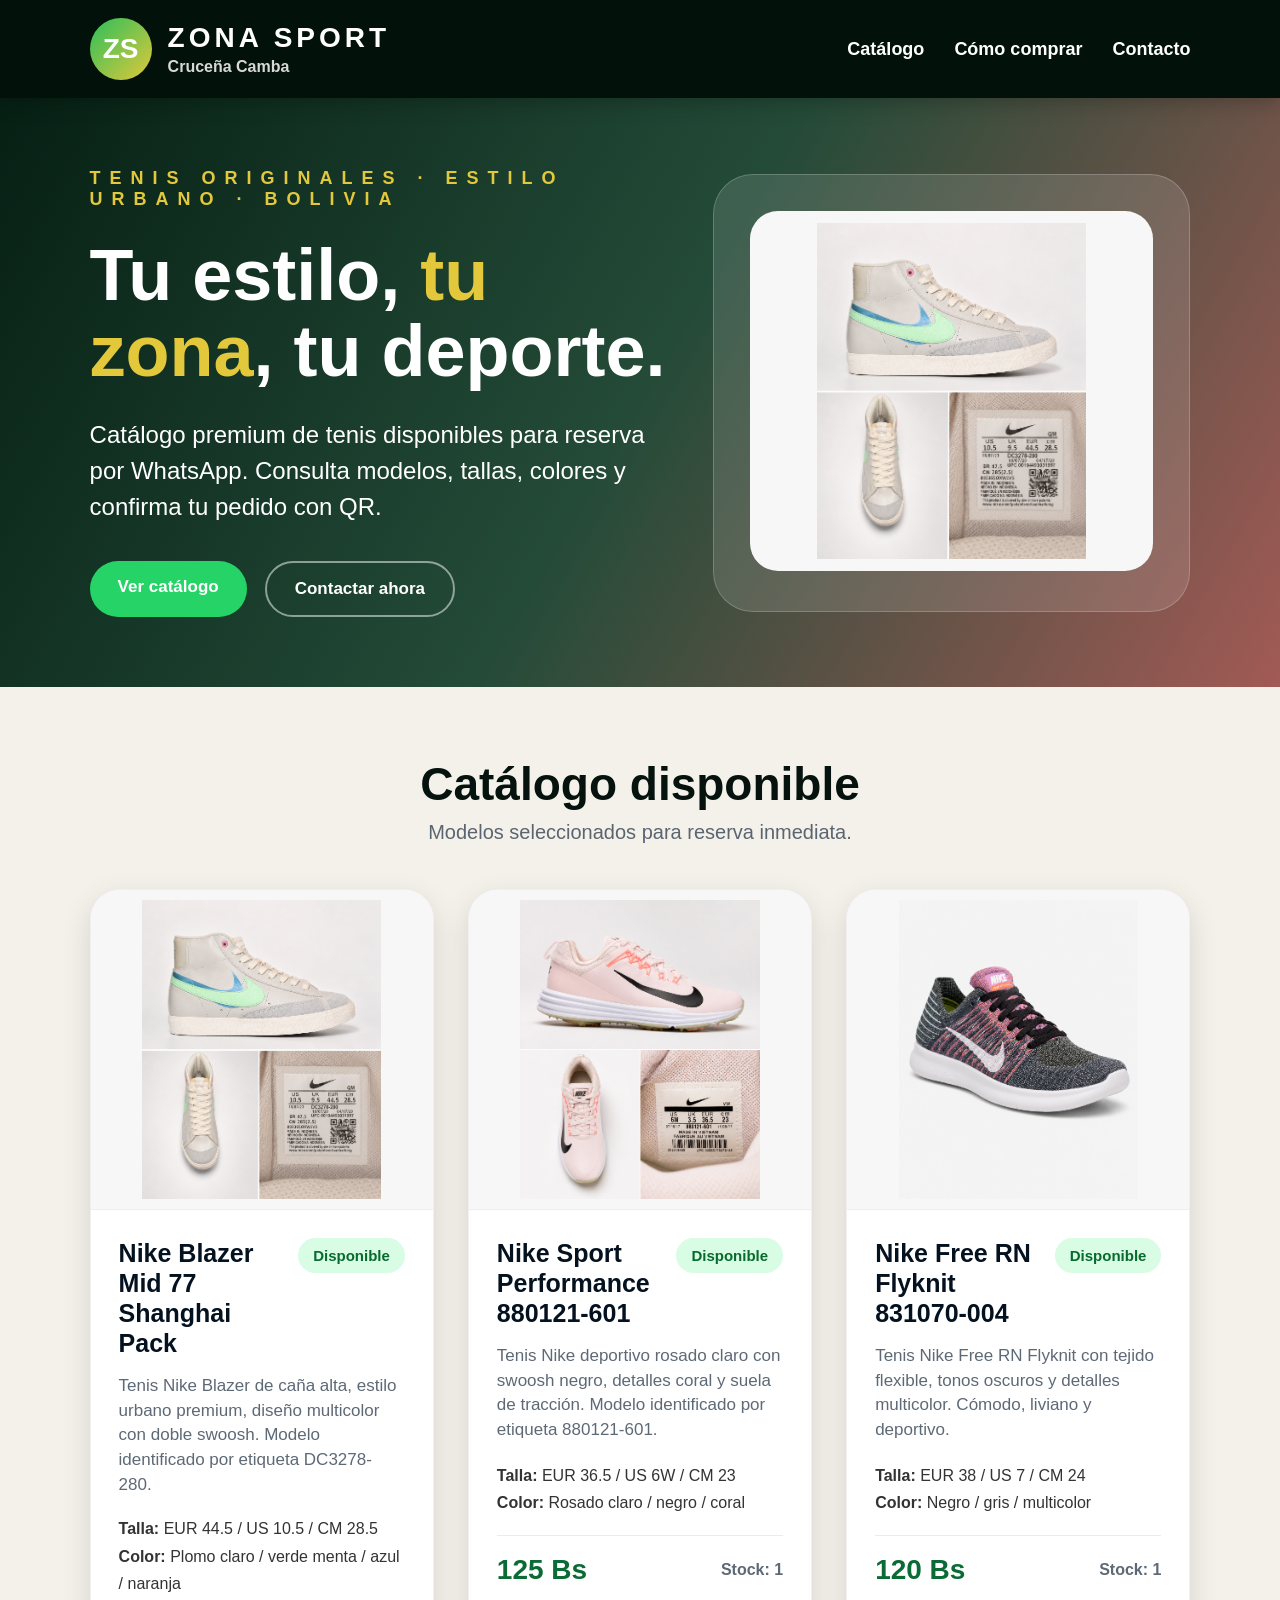
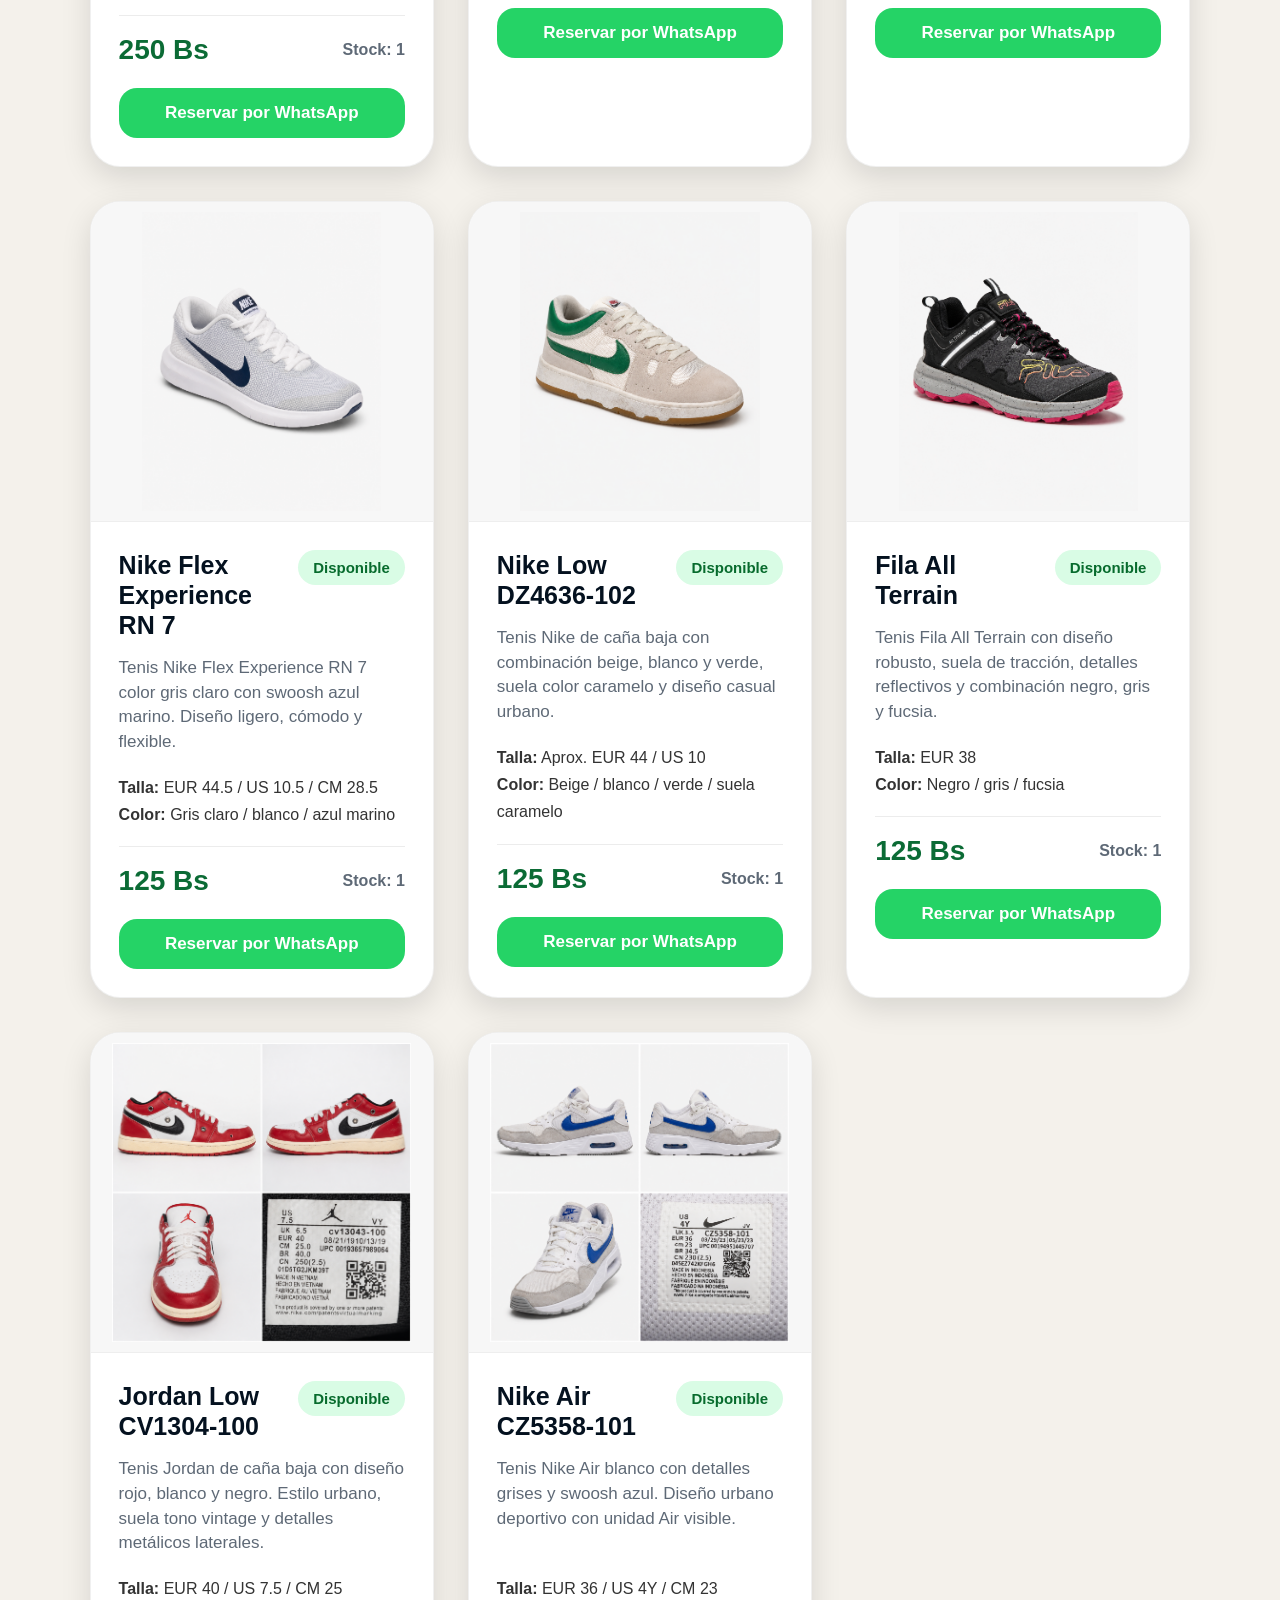
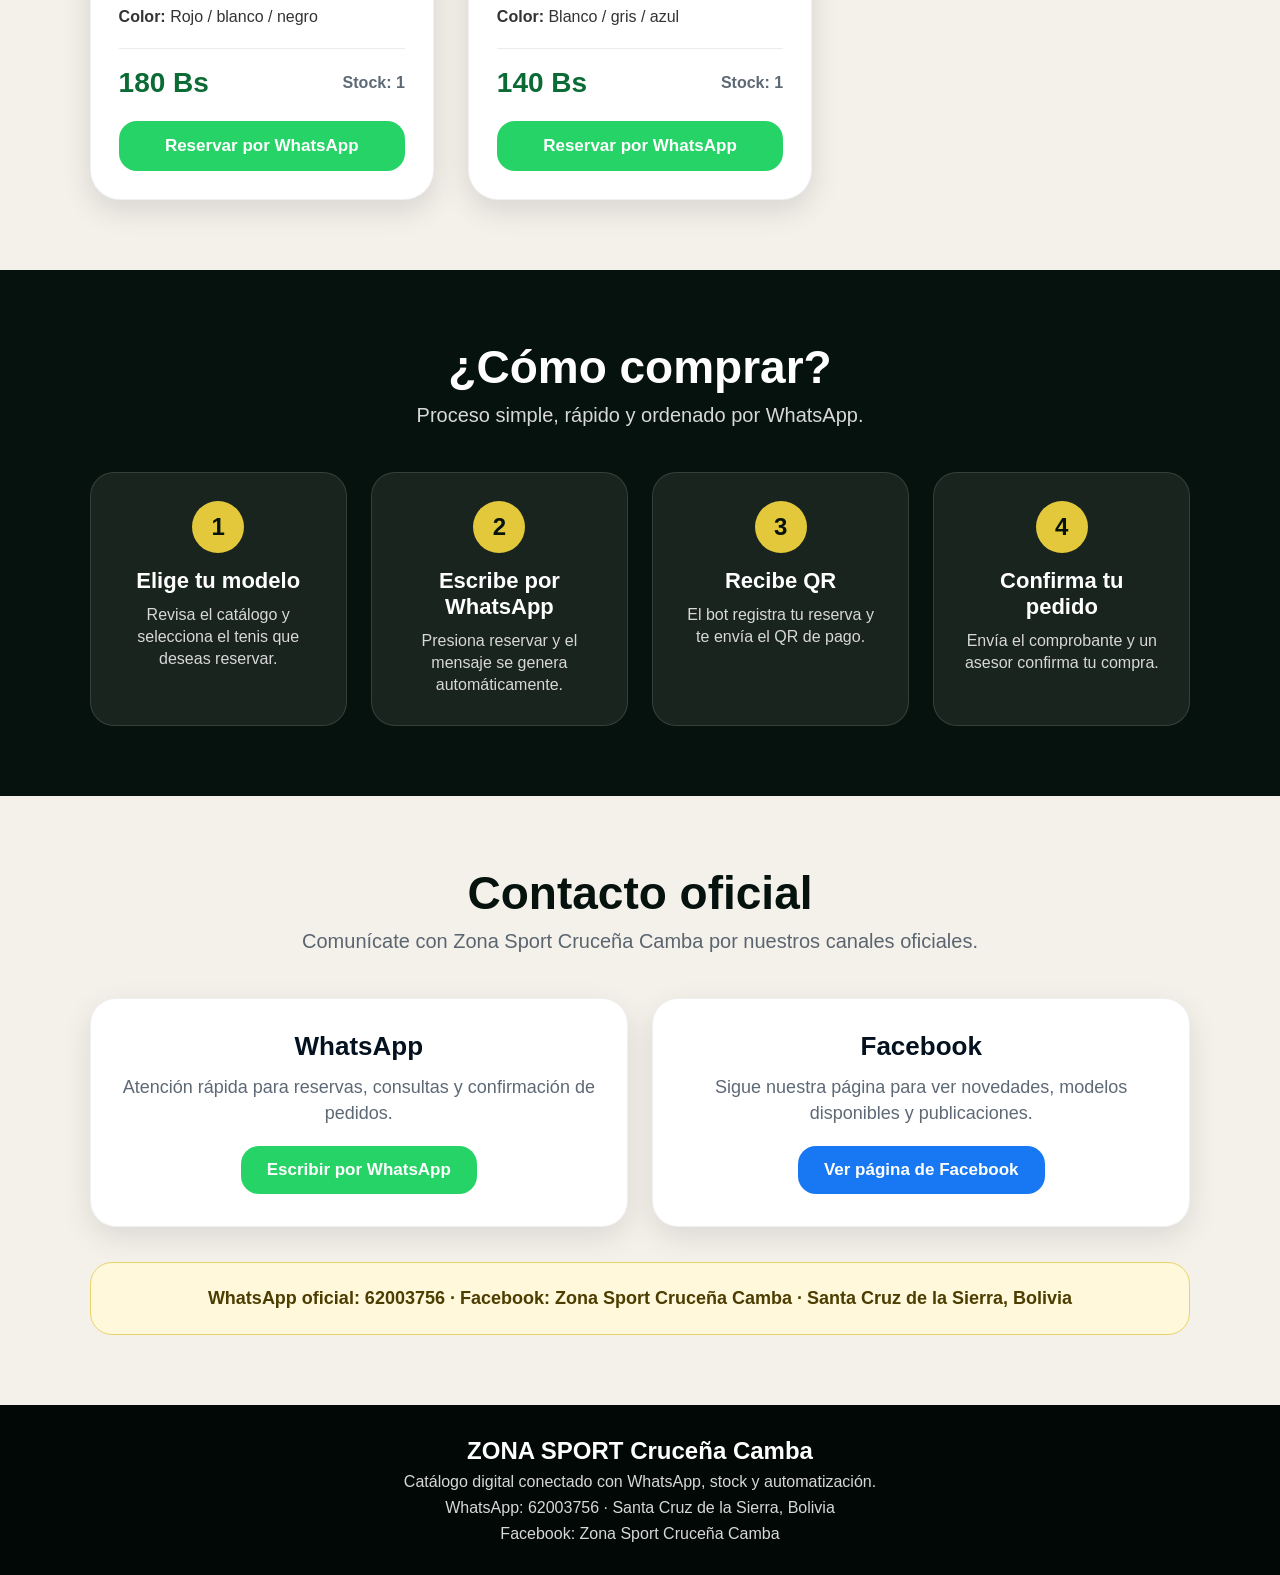
<file: index.html>
<!DOCTYPE html>
<html lang="es">
<head>
  <meta charset="UTF-8">
  <meta name="viewport" content="width=device-width, initial-scale=1.0">
  <title>Zona Sport Cruceña Camba | Catálogo</title>

  <style>
    * {
      margin: 0;
      padding: 0;
      box-sizing: border-box;
      font-family: Arial, Helvetica, sans-serif;
    }

    body {
      background: #f4f1eb;
      color: #06120d;
    }

    header {
      background: #03110b;
      color: white;
      padding: 18px 7%;
      display: flex;
      justify-content: space-between;
      align-items: center;
      position: sticky;
      top: 0;
      z-index: 20;
      box-shadow: 0 4px 20px rgba(0,0,0,0.25);
    }

    .logo {
      display: flex;
      align-items: center;
      gap: 16px;
    }

    .logo-circle {
      width: 62px;
      height: 62px;
      border-radius: 50%;
      background: linear-gradient(135deg, #2abf5a, #e2c83a);
      display: flex;
      justify-content: center;
      align-items: center;
      font-weight: 900;
      font-size: 28px;
      color: white;
    }

    .logo h1 {
      font-size: 28px;
      letter-spacing: 4px;
    }

    .logo p {
      color: #d8d8d8;
      font-weight: bold;
      margin-top: 4px;
    }

    nav {
      display: flex;
      gap: 30px;
    }

    nav a {
      color: white;
      text-decoration: none;
      font-weight: bold;
      font-size: 18px;
    }

    nav a:hover {
      color: #e2c83a;
    }

    .hero {
      background: linear-gradient(120deg, #062014, #244b38, #a25a55);
      color: white;
      padding: 70px 7%;
      display: grid;
      grid-template-columns: 1.1fr 0.9fr;
      gap: 40px;
      align-items: center;
    }

    .hero small {
      display: block;
      color: #e2c83a;
      letter-spacing: 9px;
      font-size: 18px;
      font-weight: 900;
      margin-bottom: 28px;
    }

    .hero h2 {
      font-size: 72px;
      line-height: 1.05;
      font-weight: 900;
    }

    .hero h2 span {
      color: #e2c83a;
    }

    .hero p {
      font-size: 24px;
      line-height: 1.5;
      margin-top: 28px;
    }

    .hero-buttons {
      display: flex;
      gap: 18px;
      margin-top: 36px;
      flex-wrap: wrap;
    }

    .hero-btn {
      display: inline-block;
      padding: 16px 28px;
      border-radius: 40px;
      text-decoration: none;
      font-weight: 900;
      font-size: 17px;
      transition: 0.2s;
    }

    .hero-btn-primary {
      background: #25d366;
      color: white;
    }

    .hero-btn-secondary {
      border: 2px solid rgba(255,255,255,0.5);
      color: white;
    }

    .hero-btn:hover {
      transform: translateY(-3px);
      box-shadow: 0 8px 20px rgba(0,0,0,0.25);
    }

    .hero-card {
      background: rgba(255,255,255,0.12);
      border-radius: 40px;
      padding: 36px;
      border: 1px solid rgba(255,255,255,0.2);
    }

    .hero-card img {
      width: 100%;
      height: 360px;
      object-fit: contain;
      background: #f7f7f7;
      border-radius: 28px;
      padding: 12px;
    }

    .section {
      padding: 70px 7%;
    }

    .title {
      text-align: center;
      margin-bottom: 45px;
    }

    .title h2 {
      font-size: 46px;
      font-weight: 900;
    }

    .title p {
      font-size: 20px;
      color: #5b6570;
      margin-top: 10px;
    }

    .grid {
      display: grid;
      grid-template-columns: repeat(3, 1fr);
      gap: 34px;
    }

    .card {
      background: white;
      border-radius: 30px;
      overflow: hidden;
      box-shadow: 0 10px 30px rgba(0,0,0,0.12);
      border: 1px solid rgba(0,0,0,0.06);
      transition: 0.25s;
    }

    .card:hover {
      transform: translateY(-6px);
      box-shadow: 0 18px 38px rgba(0,0,0,0.18);
    }

    .image-box {
      height: 320px;
      background: #f7f7f7;
      border-bottom: 1px solid #eeeeee;
      display: flex;
      justify-content: center;
      align-items: center;
    }

    .image-box img {
      width: 100%;
      height: 100%;
      object-fit: contain;
      padding: 10px;
    }

    .info {
      padding: 28px;
    }

    .head {
      display: flex;
      justify-content: space-between;
      align-items: flex-start;
      gap: 15px;
      margin-bottom: 16px;
    }

    .head h3 {
      font-size: 25px;
      line-height: 1.2;
      color: #04111f;
    }

    .estado {
      background: #d9fce5;
      color: #076b2d;
      padding: 9px 15px;
      border-radius: 20px;
      font-weight: 900;
      white-space: nowrap;
      font-size: 15px;
    }

    .desc {
      color: #5e6976;
      font-size: 17px;
      line-height: 1.45;
      min-height: 100px;
      margin-bottom: 18px;
    }

    .detail {
      color: #333;
      font-size: 16px;
      line-height: 1.7;
      margin-bottom: 18px;
    }

    .price-row {
      border-top: 1px solid #ececec;
      padding-top: 18px;
      display: flex;
      justify-content: space-between;
      align-items: center;
      margin-bottom: 22px;
    }

    .price {
      font-size: 28px;
      color: #0b6b35;
      font-weight: 900;
    }

    .stock {
      color: #5e6976;
      font-weight: bold;
    }

    .btn {
      display: block;
      width: 100%;
      background: #25d366;
      color: white;
      padding: 15px;
      text-align: center;
      text-decoration: none;
      border-radius: 18px;
      font-weight: 900;
      font-size: 17px;
    }

    .btn:hover {
      background: #1db954;
    }

    .steps {
      background: #06120d;
      color: white;
    }

    .steps-grid {
      display: grid;
      grid-template-columns: repeat(4, 1fr);
      gap: 24px;
      margin-top: 40px;
    }

    .step {
      background: rgba(255,255,255,0.08);
      padding: 28px;
      border-radius: 24px;
      text-align: center;
      border: 1px solid rgba(255,255,255,0.12);
    }

    .step strong {
      display: inline-flex;
      width: 52px;
      height: 52px;
      border-radius: 50%;
      background: #e2c83a;
      color: #06120d;
      align-items: center;
      justify-content: center;
      font-size: 24px;
      margin-bottom: 15px;
    }

    .step h3 {
      margin-bottom: 10px;
      font-size: 22px;
    }

    .step p {
      color: #d8d8d8;
      line-height: 1.4;
    }

    .contact-grid {
      display: grid;
      grid-template-columns: repeat(2, 1fr);
      gap: 24px;
      margin-top: 35px;
    }

    .contact-card {
      background: white;
      border-radius: 26px;
      padding: 32px;
      text-align: center;
      box-shadow: 0 10px 30px rgba(0,0,0,0.10);
      border: 1px solid rgba(0,0,0,0.06);
    }

    .contact-card h3 {
      font-size: 26px;
      margin-bottom: 12px;
      color: #04111f;
    }

    .contact-card p {
      color: #5e6976;
      font-size: 18px;
      margin-bottom: 20px;
      line-height: 1.45;
    }

    .facebook-btn {
      display: inline-block;
      background: #1877f2;
      color: white;
      padding: 14px 26px;
      border-radius: 18px;
      text-decoration: none;
      font-weight: 900;
      font-size: 17px;
    }

    .contact-whatsapp-btn {
      display: inline-block;
      background: #25d366;
      color: white;
      padding: 14px 26px;
      border-radius: 18px;
      text-decoration: none;
      font-weight: 900;
      font-size: 17px;
    }

    .social-note {
      margin-top: 35px;
      background: #fff8db;
      border: 1px solid #ead26a;
      color: #4c3d00;
      padding: 22px;
      border-radius: 22px;
      text-align: center;
      font-size: 18px;
      line-height: 1.5;
      font-weight: 700;
    }

    footer {
      background: #020806;
      color: white;
      text-align: center;
      padding: 32px 7%;
    }

    footer p {
      color: #d8d8d8;
      margin-top: 8px;
    }

    @media (max-width: 1050px) {
      .hero {
        grid-template-columns: 1fr;
      }

      .grid {
        grid-template-columns: repeat(2, 1fr);
      }

      .steps-grid {
        grid-template-columns: repeat(2, 1fr);
      }

      .hero h2 {
        font-size: 56px;
      }
    }

    @media (max-width: 700px) {
      header {
        flex-direction: column;
        gap: 18px;
      }

      nav {
        flex-wrap: wrap;
        justify-content: center;
      }

      .hero h2 {
        font-size: 42px;
      }

      .hero p {
        font-size: 19px;
      }

      .grid {
        grid-template-columns: 1fr;
      }

      .steps-grid {
        grid-template-columns: 1fr;
      }

      .contact-grid {
        grid-template-columns: 1fr;
      }
    }
  </style>
</head>

<body>

  <header>
    <div class="logo">
      <div class="logo-circle">ZS</div>
      <div>
        <h1>ZONA SPORT</h1>
        <p>Cruceña Camba</p>
      </div>
    </div>

    <nav>
      <a href="#catalogo">Catálogo</a>
      <a href="#comprar">Cómo comprar</a>
      <a href="#contacto">Contacto</a>
    </nav>
  </header>

  <section class="hero">
    <div>
      <small>TENIS ORIGINALES · ESTILO URBANO · BOLIVIA</small>
      <h2>Tu estilo, <span>tu zona</span>, tu deporte.</h2>
      <p>
        Catálogo premium de tenis disponibles para reserva por WhatsApp.
        Consulta modelos, tallas, colores y confirma tu pedido con QR.
      </p>

      <div class="hero-buttons">
        <a class="hero-btn hero-btn-primary" href="#catalogo">Ver catálogo</a>
        <a class="hero-btn hero-btn-secondary" href="#contacto">Contactar ahora</a>
      </div>
    </div>

    <div class="hero-card">
      <img src="nike_blazer_mid77_shang.png" alt="Nike Blazer Mid 77">
    </div>
  </section>

  <section class="section" id="catalogo">
    <div class="title">
      <h2>Catálogo disponible</h2>
      <p>Modelos seleccionados para reserva inmediata.</p>
    </div>

    <div class="grid">

      <article class="card">
        <div class="image-box">
          <img src="nike_blazer_mid77_shang.png" alt="Nike Blazer Mid 77 Shanghai Pack">
        </div>
        <div class="info">
          <div class="head">
            <h3>Nike Blazer Mid 77 Shanghai Pack</h3>
            <span class="estado">Disponible</span>
          </div>
          <p class="desc">Tenis Nike Blazer de caña alta, estilo urbano premium, diseño multicolor con doble swoosh. Modelo identificado por etiqueta DC3278-280.</p>
          <div class="detail">
            <p><strong>Talla:</strong> EUR 44.5 / US 10.5 / CM 28.5</p>
            <p><strong>Color:</strong> Plomo claro / verde menta / azul / naranja</p>
          </div>
          <div class="price-row">
            <span class="price">250 Bs</span>
            <span class="stock">Stock: 1</span>
          </div>
          <a class="btn" target="_blank" href="https://wa.me/59162003756?text=Hola%20Zona%20Sport,%20quiero%20reservar%20el%20Nike%20Blazer%20Mid%2077%20Shanghai%20Pack">Reservar por WhatsApp</a>
        </div>
      </article>

      <article class="card">
        <div class="image-box">
          <img src="nike_sport_performance_8_rosa.png" alt="Nike Sport Performance 880121-601">
        </div>
        <div class="info">
          <div class="head">
            <h3>Nike Sport Performance 880121-601</h3>
            <span class="estado">Disponible</span>
          </div>
          <p class="desc">Tenis Nike deportivo rosado claro con swoosh negro, detalles coral y suela de tracción. Modelo identificado por etiqueta 880121-601.</p>
          <div class="detail">
            <p><strong>Talla:</strong> EUR 36.5 / US 6W / CM 23</p>
            <p><strong>Color:</strong> Rosado claro / negro / coral</p>
          </div>
          <div class="price-row">
            <span class="price">125 Bs</span>
            <span class="stock">Stock: 1</span>
          </div>
          <a class="btn" target="_blank" href="https://wa.me/59162003756?text=Hola%20Zona%20Sport,%20quiero%20reservar%20el%20Nike%20Sport%20Performance%20880121-601">Reservar por WhatsApp</a>
        </div>
      </article>

      <article class="card">
        <div class="image-box">
          <img src="nike_free_rn_flyknit_multicolor.png" alt="Nike Free RN Flyknit">
        </div>
        <div class="info">
          <div class="head">
            <h3>Nike Free RN Flyknit 831070-004</h3>
            <span class="estado">Disponible</span>
          </div>
          <p class="desc">Tenis Nike Free RN Flyknit con tejido flexible, tonos oscuros y detalles multicolor. Cómodo, liviano y deportivo.</p>
          <div class="detail">
            <p><strong>Talla:</strong> EUR 38 / US 7 / CM 24</p>
            <p><strong>Color:</strong> Negro / gris / multicolor</p>
          </div>
          <div class="price-row">
            <span class="price">120 Bs</span>
            <span class="stock">Stock: 1</span>
          </div>
          <a class="btn" target="_blank" href="https://wa.me/59162003756?text=Hola%20Zona%20Sport,%20quiero%20reservar%20el%20Nike%20Free%20RN%20Flyknit">Reservar por WhatsApp</a>
        </div>
      </article>

      <article class="card">
        <div class="image-box">
          <img src="nike_flex_experience_rn_blanco_azul.png" alt="Nike Flex Experience RN 7">
        </div>
        <div class="info">
          <div class="head">
            <h3>Nike Flex Experience RN 7</h3>
            <span class="estado">Disponible</span>
          </div>
          <p class="desc">Tenis Nike Flex Experience RN 7 color gris claro con swoosh azul marino. Diseño ligero, cómodo y flexible.</p>
          <div class="detail">
            <p><strong>Talla:</strong> EUR 44.5 / US 10.5 / CM 28.5</p>
            <p><strong>Color:</strong> Gris claro / blanco / azul marino</p>
          </div>
          <div class="price-row">
            <span class="price">125 Bs</span>
            <span class="stock">Stock: 1</span>
          </div>
          <a class="btn" target="_blank" href="https://wa.me/59162003756?text=Hola%20Zona%20Sport,%20quiero%20reservar%20el%20Nike%20Flex%20Experience%20RN%207">Reservar por WhatsApp</a>
        </div>
      </article>

      <article class="card">
        <div class="image-box">
          <img src="nike_low_dz4636_verde_beige.png" alt="Nike Low DZ4636-102">
        </div>
        <div class="info">
          <div class="head">
            <h3>Nike Low DZ4636-102</h3>
            <span class="estado">Disponible</span>
          </div>
          <p class="desc">Tenis Nike de caña baja con combinación beige, blanco y verde, suela color caramelo y diseño casual urbano.</p>
          <div class="detail">
            <p><strong>Talla:</strong> Aprox. EUR 44 / US 10</p>
            <p><strong>Color:</strong> Beige / blanco / verde / suela caramelo</p>
          </div>
          <div class="price-row">
            <span class="price">125 Bs</span>
            <span class="stock">Stock: 1</span>
          </div>
          <a class="btn" target="_blank" href="https://wa.me/59162003756?text=Hola%20Zona%20Sport,%20quiero%20reservar%20el%20Nike%20Low%20DZ4636-102">Reservar por WhatsApp</a>
        </div>
      </article>

      <article class="card">
        <div class="image-box">
          <img src="fila_all_terrain_negro_fucsia.png" alt="Fila All Terrain">
        </div>
        <div class="info">
          <div class="head">
            <h3>Fila All Terrain</h3>
            <span class="estado">Disponible</span>
          </div>
          <p class="desc">Tenis Fila All Terrain con diseño robusto, suela de tracción, detalles reflectivos y combinación negro, gris y fucsia.</p>
          <div class="detail">
            <p><strong>Talla:</strong> EUR 38</p>
            <p><strong>Color:</strong> Negro / gris / fucsia</p>
          </div>
          <div class="price-row">
            <span class="price">125 Bs</span>
            <span class="stock">Stock: 1</span>
          </div>
          <a class="btn" target="_blank" href="https://wa.me/59162003756?text=Hola%20Zona%20Sport,%20quiero%20reservar%20el%20Fila%20All%20Terrain">Reservar por WhatsApp</a>
        </div>
      </article>

      <article class="card">
        <div class="image-box">
          <img src="jordan_low_cv1304_rojo_blanco_negro.png" alt="Jordan Low CV1304-100">
        </div>
        <div class="info">
          <div class="head">
            <h3>Jordan Low CV1304-100</h3>
            <span class="estado">Disponible</span>
          </div>
          <p class="desc">Tenis Jordan de caña baja con diseño rojo, blanco y negro. Estilo urbano, suela tono vintage y detalles metálicos laterales.</p>
          <div class="detail">
            <p><strong>Talla:</strong> EUR 40 / US 7.5 / CM 25</p>
            <p><strong>Color:</strong> Rojo / blanco / negro</p>
          </div>
          <div class="price-row">
            <span class="price">180 Bs</span>
            <span class="stock">Stock: 1</span>
          </div>
          <a class="btn" target="_blank" href="https://wa.me/59162003756?text=Hola%20Zona%20Sport,%20quiero%20reservar%20el%20Jordan%20Low%20CV1304-100">Reservar por WhatsApp</a>
        </div>
      </article>

      <article class="card">
        <div class="image-box">
          <img src="nike_air_blanco_azul_collage.png" alt="Nike Air CZ5358-101">
        </div>
        <div class="info">
          <div class="head">
            <h3>Nike Air CZ5358-101</h3>
            <span class="estado">Disponible</span>
          </div>
          <p class="desc">Tenis Nike Air blanco con detalles grises y swoosh azul. Diseño urbano deportivo con unidad Air visible.</p>
          <div class="detail">
            <p><strong>Talla:</strong> EUR 36 / US 4Y / CM 23</p>
            <p><strong>Color:</strong> Blanco / gris / azul</p>
          </div>
          <div class="price-row">
            <span class="price">140 Bs</span>
            <span class="stock">Stock: 1</span>
          </div>
          <a class="btn" target="_blank" href="https://wa.me/59162003756?text=Hola%20Zona%20Sport,%20quiero%20reservar%20el%20Nike%20Air%20CZ5358-101">Reservar por WhatsApp</a>
        </div>
      </article>

    </div>
  </section>

  <section class="section steps" id="comprar">
    <div class="title">
      <h2 style="color:white;">¿Cómo comprar?</h2>
      <p style="color:#d8d8d8;">Proceso simple, rápido y ordenado por WhatsApp.</p>
    </div>

    <div class="steps-grid">
      <div class="step">
        <strong>1</strong>
        <h3>Elige tu modelo</h3>
        <p>Revisa el catálogo y selecciona el tenis que deseas reservar.</p>
      </div>

      <div class="step">
        <strong>2</strong>
        <h3>Escribe por WhatsApp</h3>
        <p>Presiona reservar y el mensaje se genera automáticamente.</p>
      </div>

      <div class="step">
        <strong>3</strong>
        <h3>Recibe QR</h3>
        <p>El bot registra tu reserva y te envía el QR de pago.</p>
      </div>

      <div class="step">
        <strong>4</strong>
        <h3>Confirma tu pedido</h3>
        <p>Envía el comprobante y un asesor confirma tu compra.</p>
      </div>
    </div>
  </section>

  <section class="section" id="contacto">
    <div class="title">
      <h2>Contacto oficial</h2>
      <p>Comunícate con Zona Sport Cruceña Camba por nuestros canales oficiales.</p>
    </div>

    <div class="contact-grid">
      <div class="contact-card">
        <h3>WhatsApp</h3>
        <p>Atención rápida para reservas, consultas y confirmación de pedidos.</p>
        <a class="contact-whatsapp-btn" href="https://wa.me/59162003756" target="_blank">
          Escribir por WhatsApp
        </a>
      </div>

      <div class="contact-card">
        <h3>Facebook</h3>
        <p>Sigue nuestra página para ver novedades, modelos disponibles y publicaciones.</p>
        <a class="facebook-btn" href="https://www.facebook.com/profile.php?id=61591109313794" target="_blank">
          Ver página de Facebook
        </a>
      </div>
    </div>

    <div class="social-note">
      WhatsApp oficial: 62003756 · Facebook: Zona Sport Cruceña Camba · Santa Cruz de la Sierra, Bolivia
    </div>
  </section>

  <footer>
    <h2>ZONA SPORT Cruceña Camba</h2>
    <p>Catálogo digital conectado con WhatsApp, stock y automatización.</p>
    <p>WhatsApp: 62003756 · Santa Cruz de la Sierra, Bolivia</p>
    <p>Facebook: Zona Sport Cruceña Camba</p>
  </footer>

</body>
</html>
</file>
